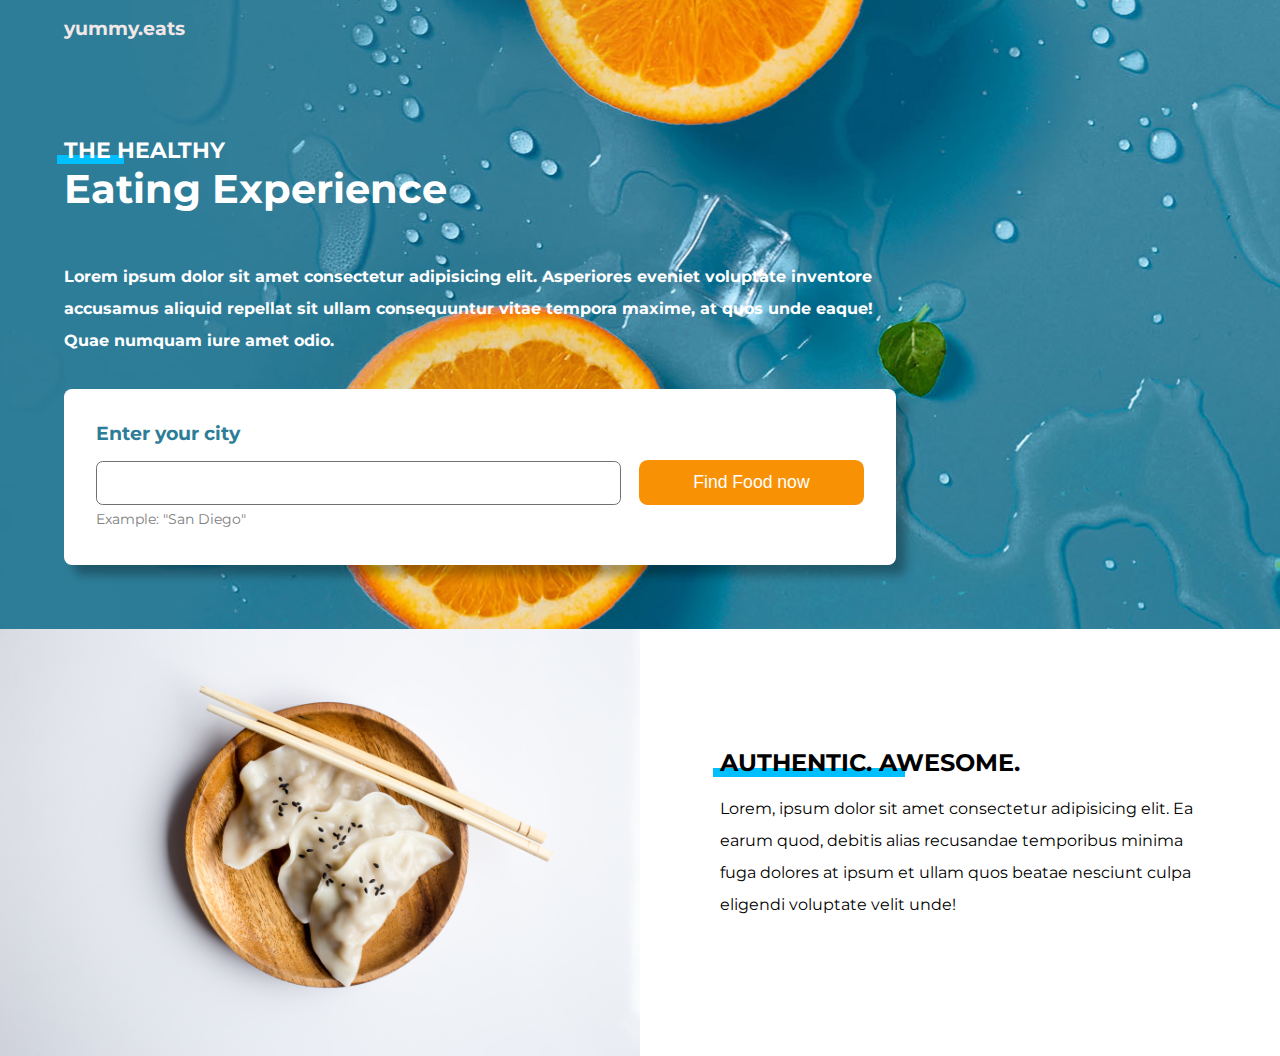
<file: eating-healthy-static/index.html>
<!DOCTYPE html>
<html lang="en">
<head>
    <meta charset="UTF-8">
    <meta http-equiv="X-UA-Compatible" content="IE=edge">
    <meta name="viewport" content="width=device-width, initial-scale=1.0">
    <title>Healthy Eating</title>
    <link rel="stylesheet" href="css/main.css">
</head>
<body>
    <div class="overlay" id="overlay">
        <h3>Searching now...</h3>
    </div>
    <div class="hero-bg">
        <section class="top">
            <header>
                <a href="#">yummy.eats</a>
            </header>

            <h1><span>The Healthy</span> Eating Experience</h1>

            <p>Lorem ipsum dolor sit amet consectetur adipisicing elit. Asperiores eveniet voluptate inventore accusamus aliquid repellat sit ullam consequuntur vitae tempora maxime, at quos unde eaque! Quae numquam iure amet odio.</p>
            
            <div class="form-container">
                <form action="">
                    <div class="form-left">
                        <label for="city">Enter your city</label>
                        <input type="text" name="city" id="city">
                        <p>Example: "San Diego"</p>
                    </div>

                    <input type="button" value="Find Food now" id="cta-btn">
                </form>
            </div>
        </section>
    </div>

    <section class="authentic">
        <div class="right-col">
            <h2>Authentic. Awesome.</h2>
            <p>Lorem, ipsum dolor sit amet consectetur adipisicing elit. Ea earum quod, debitis alias recusandae temporibus minima fuga dolores at ipsum et ullam quos beatae nesciunt culpa eligendi voluptate velit unde!</p>
        </div>
        <img src="images/food.jpg" alt="Picture of food in a bowl">
    </section>

    <script>
        let btn = document.getElementById('cta-btn');
        let overlay = document.getElementById('overlay');

        btn.addEventListener('click', () => {
            overlay.style.display = 'grid';
            overlay.classList.add('animate-overlay')
        })
    </script>
</body>
</html>
</file>
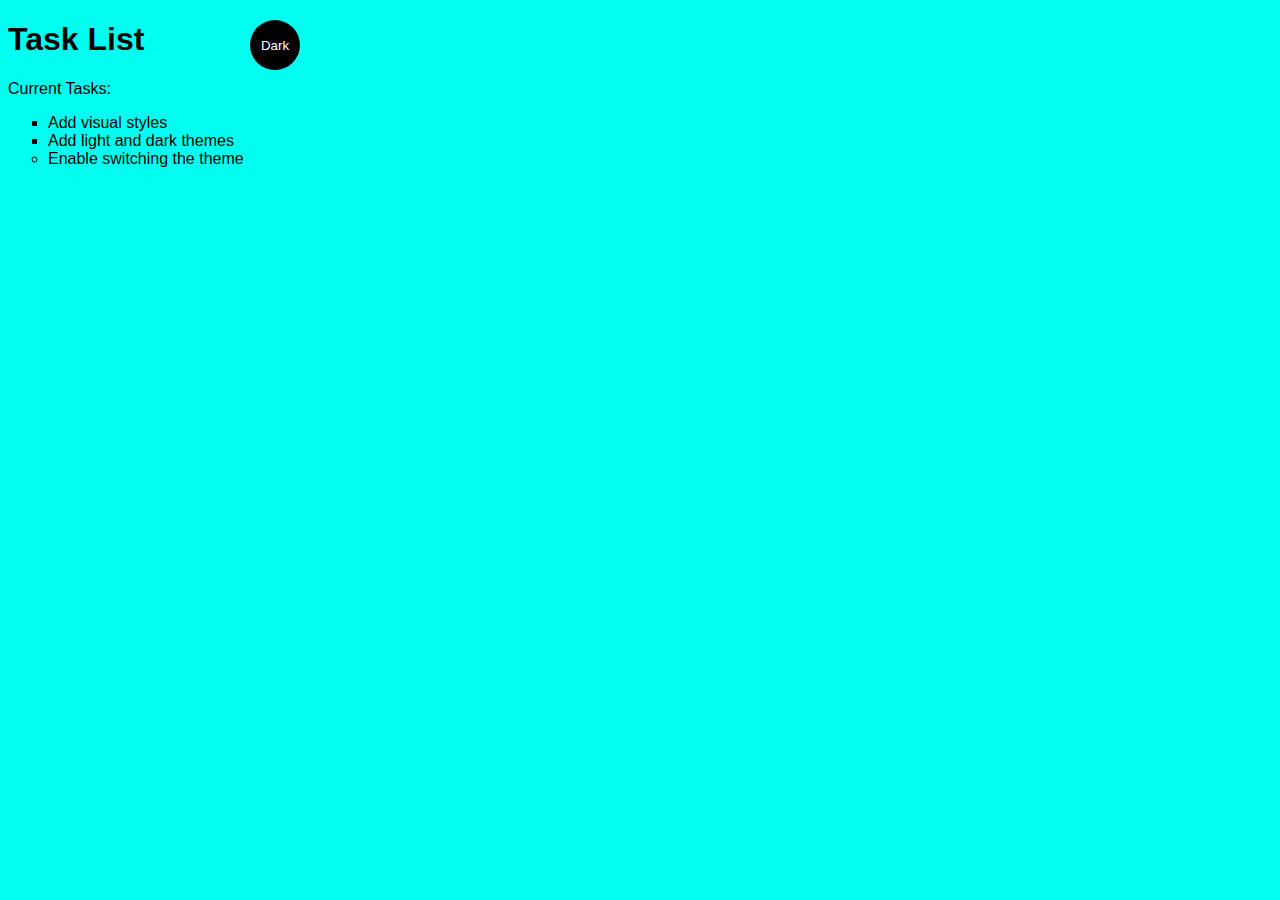
<file: simple-web/index.html>
<!DOCTYPE html>
<html lang="en">
<head>
    <meta charset="UTF-8">
    <meta http-equiv="X-UA-Compatible" content="IE=edge">
    <meta name="viewport" content="width=device-width, initial-scale=1.0">
    <title>Simple Website</title>
    <link rel="stylesheet" href="main.css">
</head>
<body class="light-theme">
    <h1>Task List</h1>
    <p id="msg">Current Tasks:</p>
    <ul>
        <li class="list">Add visual styles</li>
        <li class="list">Add light and dark themes</li>
        <li>Enable switching the theme</li>
    </ul>

    <div>
        <button class="btn">Dark</button>
    </div>


    <script src="app.js"></script>
    <noscript>You need to enable JavaScript to view full site.</noscript>
</body>
</html>
</file>
<file: eating-healthy-static/css/main.css>
@import url('https://fonts.googleapis.com/css2?family=Montserrat:wght@400;700&display=swap');

/* Custom Properties*/

:root {
    --leading: 2em;
}

body {
    font-family: 'Montserrat', sans-serif;
    margin: 0;
}

.hero-bg {
    background: #307D99 url('../images/bg.jpg');
    background-position: 12% 83%;
    color: white;
    text-align: center;
    padding-bottom: 4em;
}

header {
    padding: 1em 0;
}

.hero-bg a {
    color: rgb(241, 231, 231);
    text-decoration: none;
    font-weight: bold;
    font-size: 1.2rem;
}

section {
    margin: 0 1em;
}

h1 {
    font-size: 2.5rem;
    margin: 2em 0 1.2em;
}

h1 span {
    text-transform: uppercase;
    display: block;
    font-size: 1.4rem;
    position: relative;
    z-index: 1;
}

h1 span::before {
    content: ' ';
    position: absolute;
    width: 3em;
    background: #00BFFF;
    height: .4em;
    bottom: 0;
    z-index: -1;
    margin-left: -.3em;
}

.hero-bg p {
    font-weight: bold;
    margin: 0 1em 3em;
}

.form-container {
    background-color: white;
    margin: 2em -1em 0;
    padding: 2em;
}

label {
    color: #2D7D98;
    font-weight: bold;
    display: block;
    margin-bottom: 1em;
    font-size: 1.2em;
}

input[type=text] {
    border: 1px solid #707070;
    width: 100%;
    padding: 1em;
    box-sizing: border-box;
    border-radius: .5em;
    margin-top: 1.2em;
}

.form-container p {
    color: gray;
    margin-bottom: 1.5em;
    font-weight: normal;
    font-size: .9em;
    margin-top: .3em;
}

input[type=button] {
    background-color: #F89104;
    border: none;
    width: 100%;
    color: white;
    font-weight: normal;
    padding: 1em 0;
    border-radius: .5em;
    font-size: 1.3em;
    cursor: pointer;
}

input[type=button]:hover {
    background-color: #cc7802;
    font-weight: bold;
}


.authentic {
    margin: 0;
}
.right-col {
    text-align: center;
    margin: 3em 1em;
}
h2 {
    text-transform: uppercase;
    position: relative;
}
h2::before {
    content: ' ';
    position: absolute;
    width: 8em;
    background: #00BFFF;
    height: .4em;
    bottom: 0;
    z-index: -1;
    margin-left: -.3em;
}

img {
    width: 100%;
}

p {
    line-height: var(--leading);
}

.overlay {
    position: absolute;
    height: 100vh;
    width: 100%;
    background: rgba(0, 0, 0, .7);
    z-index: 1;
    place-content: center;
    display: grid;
    color: white;
    display: none;
    opacity: 0;
}

.animate-overlay {
    animation: overlay 3s forwards;
}

@media (min-width: 730px) {
    section {
        margin: 0 4em;
    }
    .form-container {
        margin: 2em -4em 0;
    }
}

@media (min-width: 930px) {
    .hero-bg {
        text-align: left;
    }

    .hero-bg p {
        margin: 0 0 3em;
    }

    .hero-bg section {
        width: 65%;
    }

    .form-container {
        margin: 2em 0 0;
        padding: 2em;
        border-radius: .5em;
        box-shadow: 10px 10px 10px rgba(0, 0, 0, .3);
    }

    form {
        display: flex;
    }
    .form-left {
        width: 70%;
    }
    label {
        margin: 0;
    }
    input[type="button"] {
        height: fit-content;
        font-size: 1.1em;
        margin-left: 1em;
        margin-top: 2.2em;
        padding: .7em 0;
        width: 30%;
    }

    .hero-bg p {
        margin-bottom: 0;
    }

    section.authentic {
        display: grid;
        grid-template-columns: repeat(2, 50%);
        grid-template-areas: 
            "bowl content";
    }

    .right-col {
        grid-area: content;
        padding: 0 10%;
        text-align: left;
        align-self: center;
    }

    img {
        grid-area: bowl;
    }

    h2 {
        margin: 0;
    }
}

.top {
    animation: fadeIn 2s forwards;
}

@keyframes fadeIn {
    from {
        opacity: 0;
        transform: translateY(-2em);
    }
    to {
        opacity: 1;
        transform: translateY(0);
    }
}

@keyframes overlay {
    0% {
        opacity: 0;
    }
    30% {
        opacity: 1;
    }
    70% {
        opacity: 1;
    }
    100% {
        opacity: 0;
    }
}
</file>
<file: simple-web/main.css>
:root {
    --green: #00FFF0;
    --white: #ffffff;
    --black: #000000;
}
* {
    color: var(--fontColor);
    font-family: Arial, Helvetica, sans-serif;
}

body {
    background: var(--bg);
}

ul {
    font-family: Arial, Helvetica, sans-serif;
}

li {
    list-style: circle;
}

.list {
    list-style: square;
}

.light-theme {
    --bg: var(--green);
    --fontColor: var(--black);
    --btnBg: var(--black);
    --btnFontColor: var(--white);
}

.dark-theme {
    --bg: var(--black);
    --fontColor: var(--green);
    --btnBg: var(--white);
    --btnFontColor: var(--black);
}

.btn {
    position: absolute;
    top: 20px;
    left: 250px;
    height: 50px;
    width: 50px;
    border-radius: 50%;
    border: none;
    color: var(--btnFontColor);
    background-color: var(--btnBg);
}

.btn:focus { outline-style: none;}
</file>
